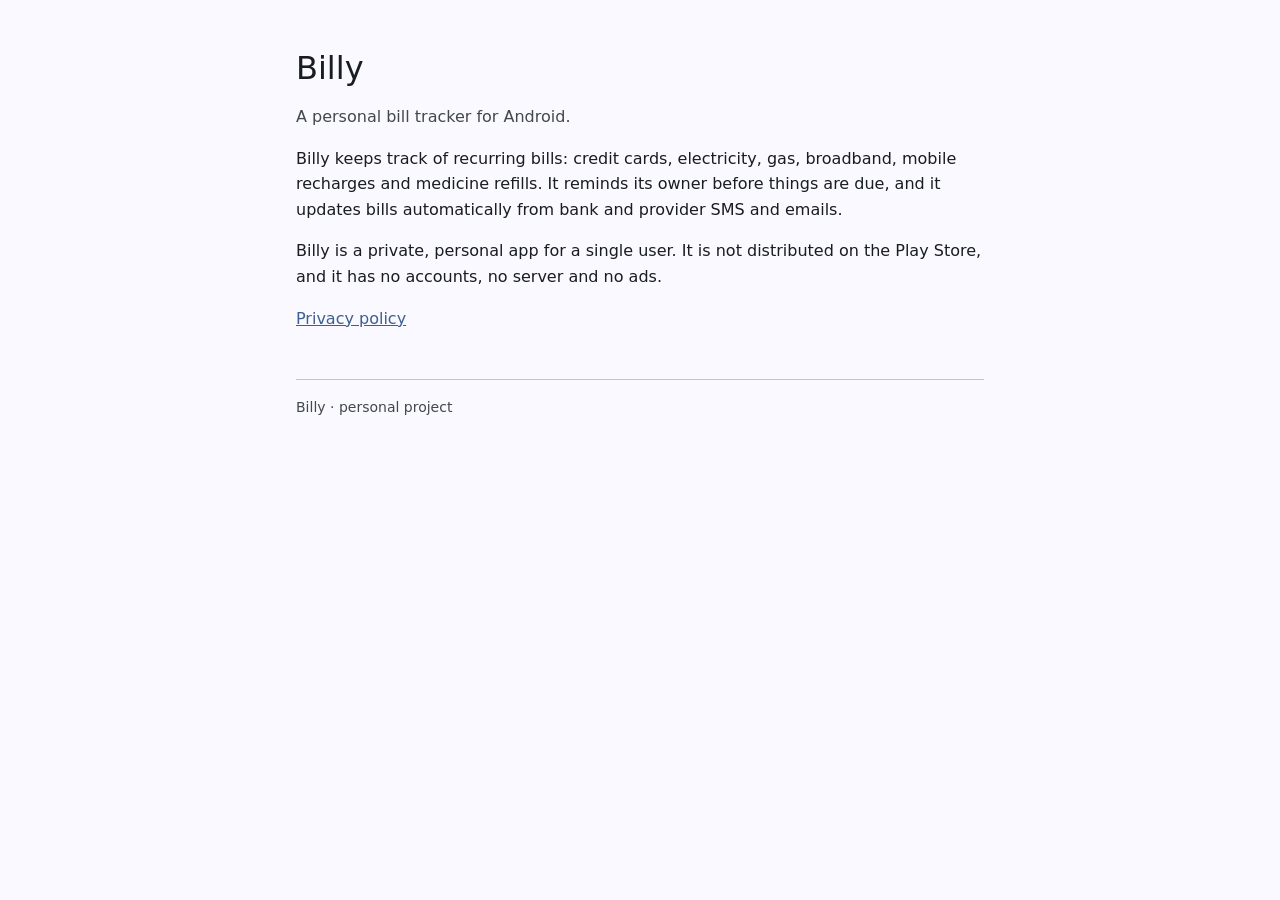
<file: index.html>
<!doctype html>
<html lang="en">
<head>
<meta charset="utf-8">
<meta name="viewport" content="width=device-width, initial-scale=1">
<title>Billy</title>
<link rel="stylesheet" href="style.css">
</head>
<body>
<main>
<h1>Billy</h1>
<p class="muted">A personal bill tracker for Android.</p>
<p>Billy keeps track of recurring bills: credit cards, electricity, gas, broadband, mobile recharges and medicine refills. It reminds its owner before things are due, and it updates bills automatically from bank and provider SMS and emails.</p>
<p>Billy is a private, personal app for a single user. It is not distributed on the Play Store, and it has no accounts, no server and no ads.</p>
<p><a href="privacy.html">Privacy policy</a></p>
<footer>Billy · personal project</footer>
</main>
</body>
</html>
</file>
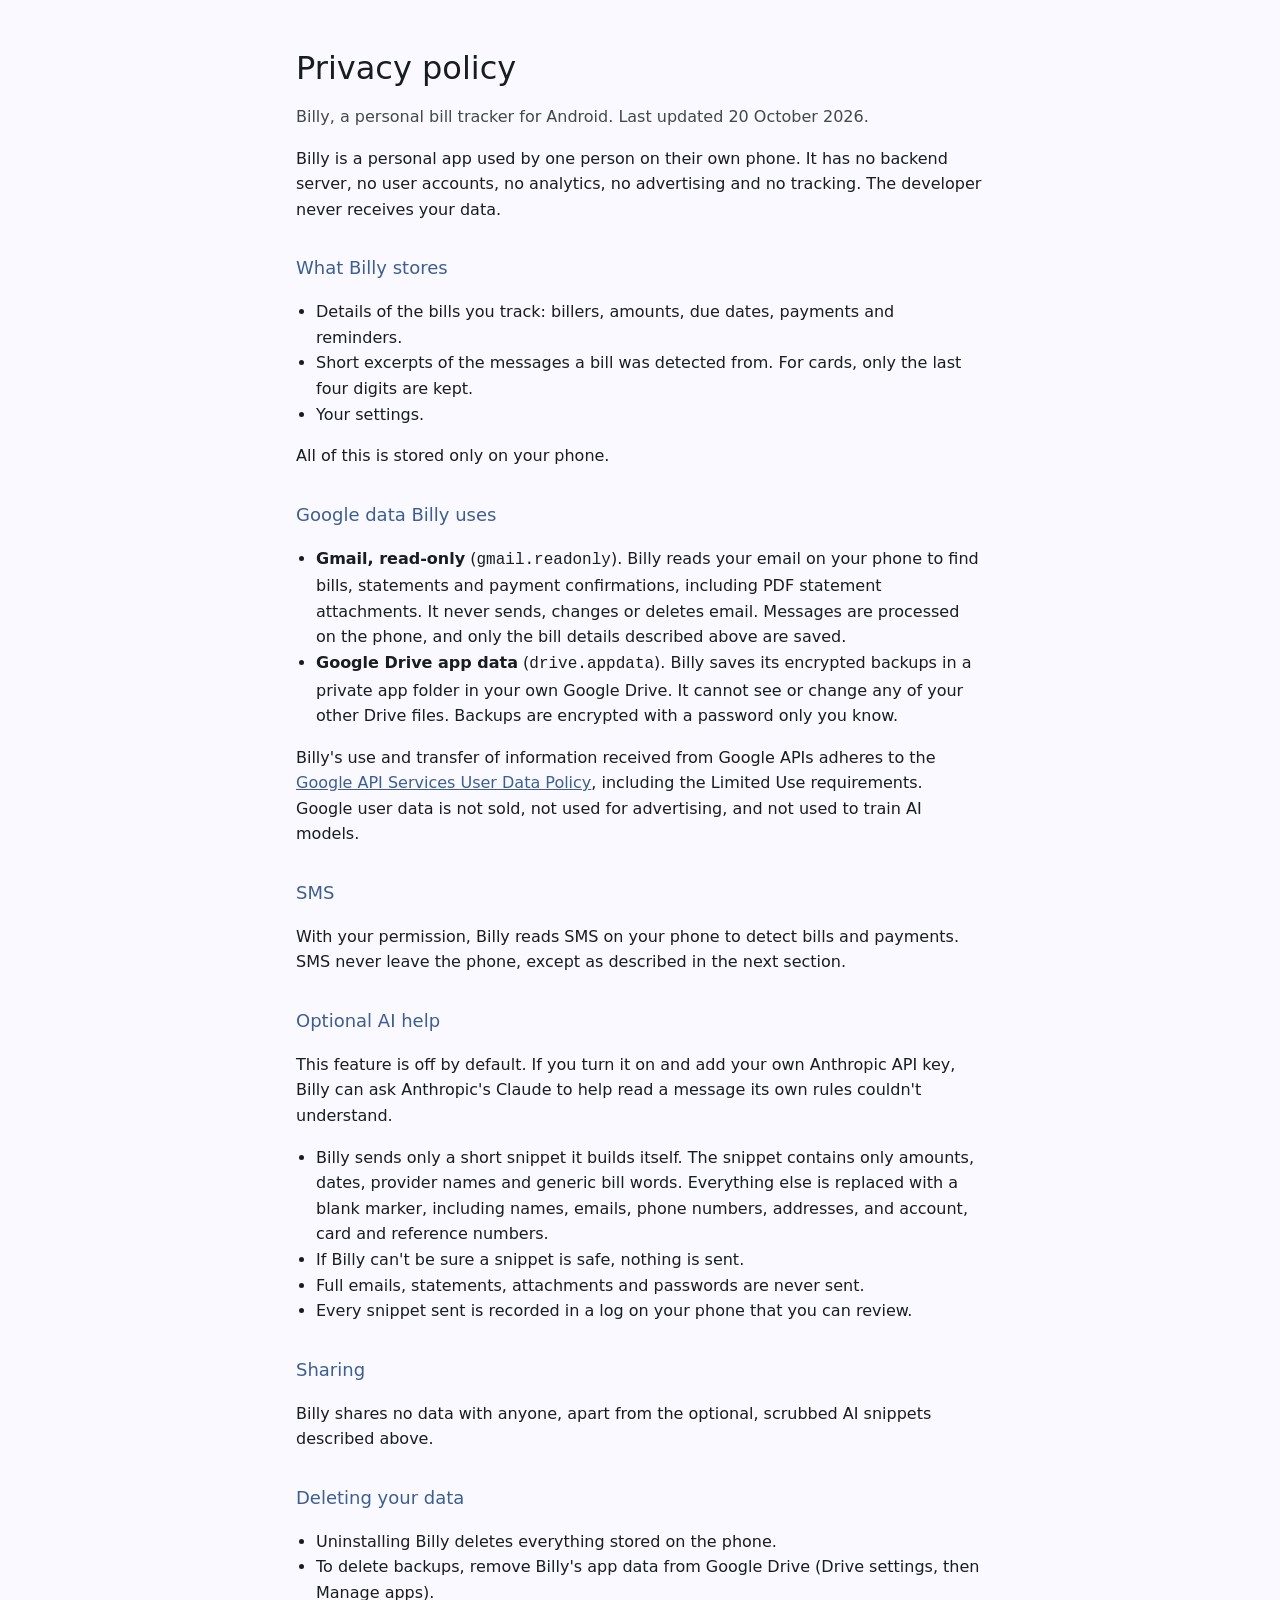
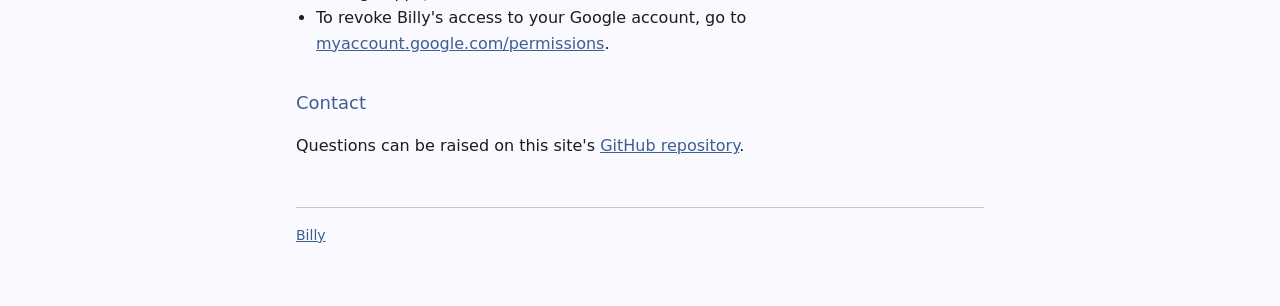
<file: privacy.html>
<!doctype html>
<html lang="en">
<head>
<meta charset="utf-8">
<meta name="viewport" content="width=device-width, initial-scale=1">
<title>Billy privacy policy</title>
<link rel="stylesheet" href="style.css">
</head>
<body>
<main>
<h1>Privacy policy</h1>
<p class="muted">Billy, a personal bill tracker for Android. Last updated 20 October 2026.</p>

<p>Billy is a personal app used by one person on their own phone. It has no backend server, no user accounts, no analytics, no advertising and no tracking. The developer never receives your data.</p>

<h2>What Billy stores</h2>
<ul>
<li>Details of the bills you track: billers, amounts, due dates, payments and reminders.</li>
<li>Short excerpts of the messages a bill was detected from. For cards, only the last four digits are kept.</li>
<li>Your settings.</li>
</ul>
<p>All of this is stored only on your phone.</p>

<h2>Google data Billy uses</h2>
<ul>
<li><strong>Gmail, read-only</strong> (<code>gmail.readonly</code>). Billy reads your email on your phone to find bills, statements and payment confirmations, including PDF statement attachments. It never sends, changes or deletes email. Messages are processed on the phone, and only the bill details described above are saved.</li>
<li><strong>Google Drive app data</strong> (<code>drive.appdata</code>). Billy saves its encrypted backups in a private app folder in your own Google Drive. It cannot see or change any of your other Drive files. Backups are encrypted with a password only you know.</li>
</ul>
<p>Billy's use and transfer of information received from Google APIs adheres to the <a href="https://developers.google.com/terms/api-services-user-data-policy">Google API Services User Data Policy</a>, including the Limited Use requirements. Google user data is not sold, not used for advertising, and not used to train AI models.</p>

<h2>SMS</h2>
<p>With your permission, Billy reads SMS on your phone to detect bills and payments. SMS never leave the phone, except as described in the next section.</p>

<h2>Optional AI help</h2>
<p>This feature is off by default. If you turn it on and add your own Anthropic API key, Billy can ask Anthropic's Claude to help read a message its own rules couldn't understand.</p>
<ul>
<li>Billy sends only a short snippet it builds itself. The snippet contains only amounts, dates, provider names and generic bill words. Everything else is replaced with a blank marker, including names, emails, phone numbers, addresses, and account, card and reference numbers.</li>
<li>If Billy can't be sure a snippet is safe, nothing is sent.</li>
<li>Full emails, statements, attachments and passwords are never sent.</li>
<li>Every snippet sent is recorded in a log on your phone that you can review.</li>
</ul>

<h2>Sharing</h2>
<p>Billy shares no data with anyone, apart from the optional, scrubbed AI snippets described above.</p>

<h2>Deleting your data</h2>
<ul>
<li>Uninstalling Billy deletes everything stored on the phone.</li>
<li>To delete backups, remove Billy's app data from Google Drive (Drive settings, then Manage apps).</li>
<li>To revoke Billy's access to your Google account, go to <a href="https://myaccount.google.com/permissions">myaccount.google.com/permissions</a>.</li>
</ul>

<h2>Contact</h2>
<p>Questions can be raised on this site's <a href="https://github.com/im-satz/billy-site/issues">GitHub repository</a>.</p>

<footer><a href="index.html">Billy</a></footer>
</main>
</body>
</html>
</file>
<file: style.css>
:root{--bg:#f9f9ff;--fg:#191c20;--muted:#43474e;--accent:#3d5f90;--line:#c3c6cf}
@media (prefers-color-scheme:dark){:root{--bg:#111318;--fg:#e2e2e9;--muted:#c3c6cf;--accent:#a7c8ff;--line:#43474e}}
*{box-sizing:border-box}
body{margin:0;background:var(--bg);color:var(--fg);font:16px/1.6 Roboto,system-ui,-apple-system,"Segoe UI",sans-serif}
main{max-width:720px;margin:0 auto;padding:48px 16px 64px}
h1{font-size:32px;line-height:1.25;margin:0 0 8px;font-weight:500}
h2{font-size:18px;margin:32px 0 8px;font-weight:500;color:var(--accent)}
p,li{color:var(--fg)}
.muted{color:var(--muted)}
a{color:var(--accent)}
ul{padding-left:20px}
footer{margin-top:48px;padding-top:16px;border-top:1px solid var(--line);font-size:14px;color:var(--muted)}
</file>
